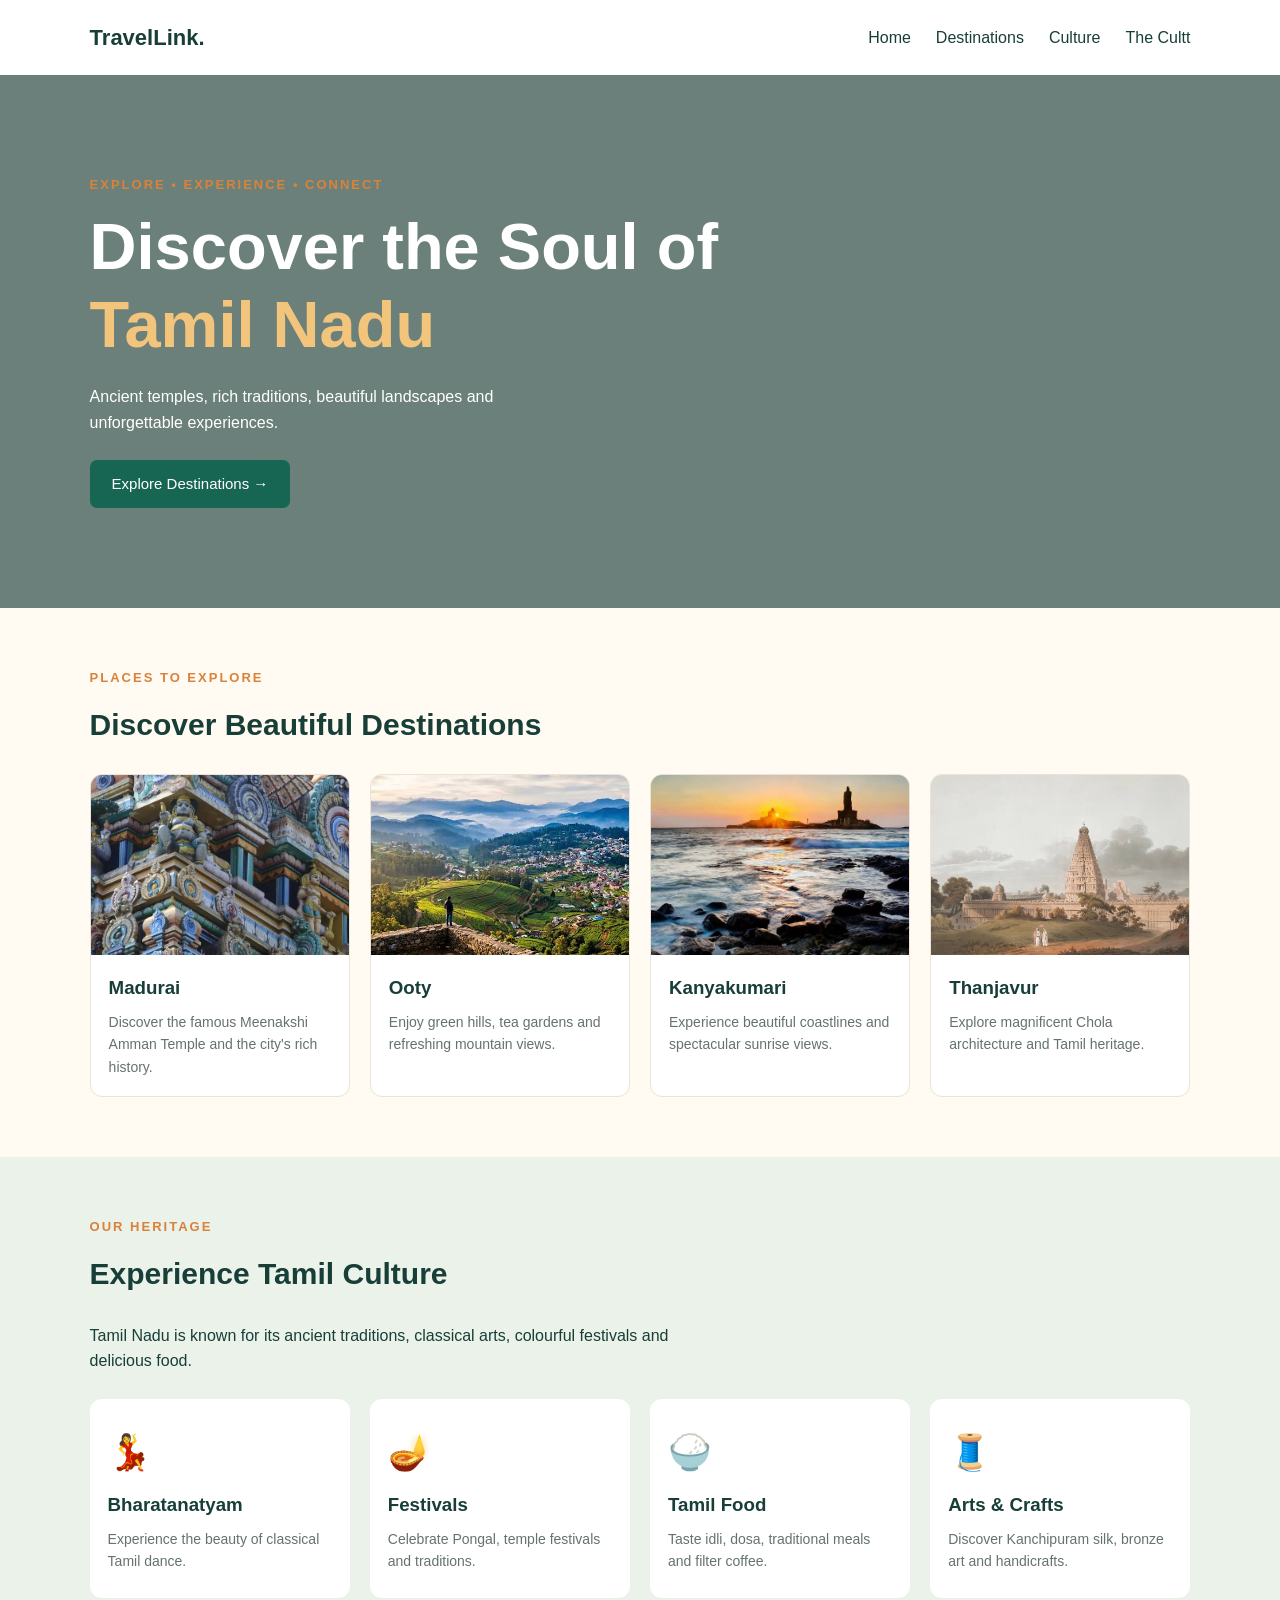
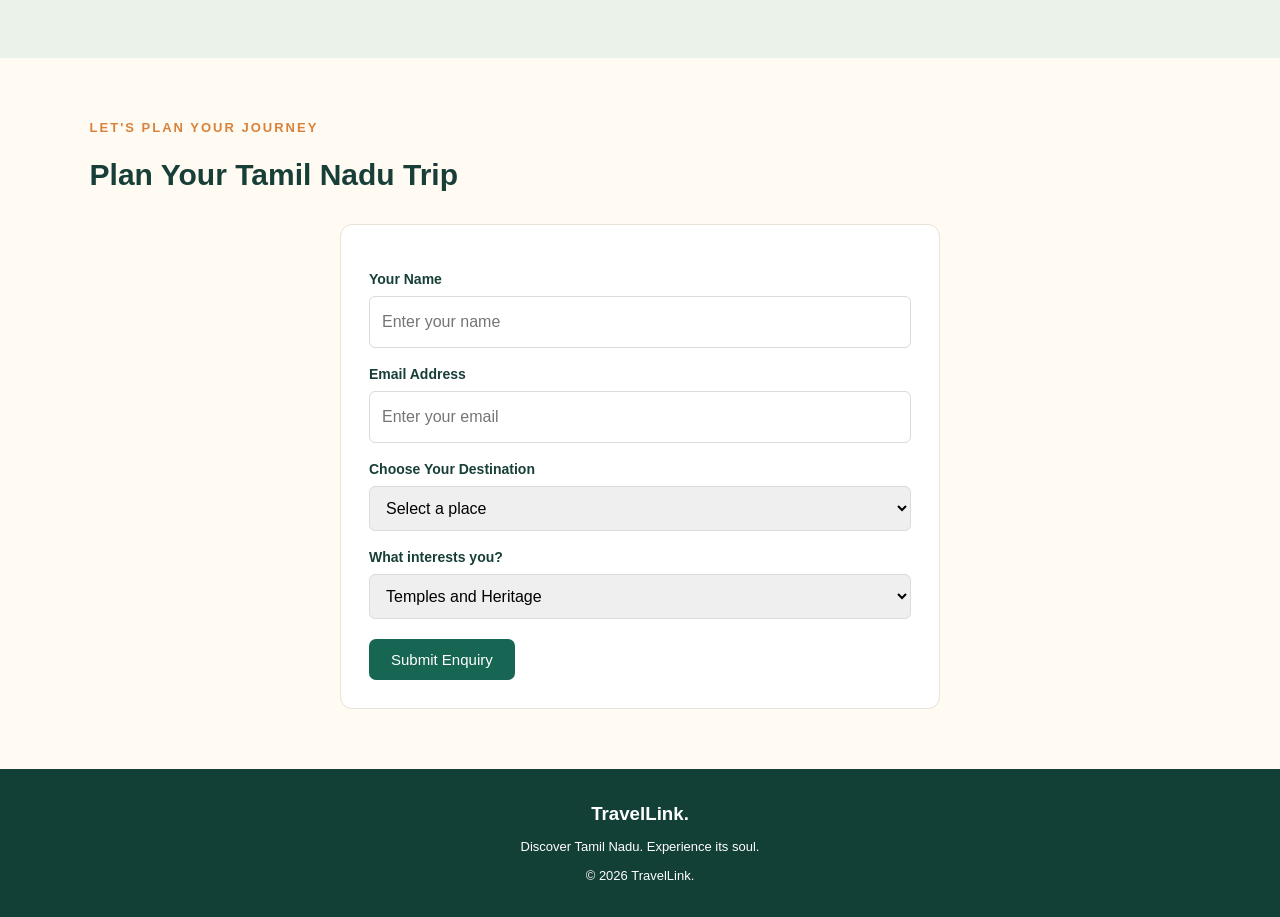
<file: index.html>
<!DOCTYPE html>
<html lang="en">
<head>
    <meta charset="UTF-8">
    <meta name="viewport" content="width=device-width, initial-scale=1.0">
    <title>TravelLink.</title>
    <link rel="stylesheet" href="style.css">
</head>
<body>

    <!-- Header -->
    <header class="header">
        <a href="#" class="logo">TravelLink.</a>

        <nav>
            <ul class="nav-links">
                <li><a href="#home">Home</a></li>
                <li><a href="#destinations">Destinations</a></li>
                <li><a href="#culture">Culture</a></li>
                <li><a href="#contact">The Cultt</a></li>
            </ul>
        </nav>
    </header>

    <main>
        <!-- Hero Section -->
        <section class="hero" id="home">
            <p class="tagline">EXPLORE • EXPERIENCE • CONNECT</p>

            <h1>Discover the Soul of<br>
                <span>Tamil Nadu</span>
            </h1>

            <p>
                Ancient temples, rich traditions, beautiful landscapes
                and unforgettable experiences.
            </p>

            <a href="#destinations" class="button">Explore Destinations →</a>
        </section>

        <!-- Destinations -->
        <section class="section" id="destinations">
            <p class="tagline">PLACES TO EXPLORE</p>
            <h2>Discover Beautiful Destinations</h2>

            <div class="card-grid">

                <article class="card">
                    <img
                        src="meenakshi.jpg"
                        alt="Historic temple architecture">
                    <div class="card-content">
                        <h3>Madurai</h3>
                        <p>Discover the famous Meenakshi Amman Temple
                           and the city's rich history.</p>
                    </div>
                </article>

                <article class="card">
                    <img
                        src="ooty.jpg"
                        alt="Mountain landscape">
                    <div class="card-content">
                        <h3>Ooty</h3>
                        <p>Enjoy green hills, tea gardens and
                           refreshing mountain views.</p>
                    </div>
                </article>

                <article class="card">
                    <img
                        src="kanya.jpg"
                        alt="Blue sea and coastline">
                    <div class="card-content">
                        <h3>Kanyakumari</h3>
                        <p>Experience beautiful coastlines and
                           spectacular sunrise views.</p>
                    </div>
                </article>

                <article class="card">
                    <img
                        src="thanjavurt.jpg"
                        alt="Traditional Indian temple">
                    <div class="card-content">
                        <h3>Thanjavur</h3>
                        <p>Explore magnificent Chola architecture
                           and Tamil heritage.</p>
                    </div>
                </article>

            </div>
        </section>

        <!-- Tamil Culture -->
        <section class="culture section" id="culture">
            <p class="tagline">OUR HERITAGE</p>
            <h2>Experience Tamil Culture</h2>

            <p class="intro">
                Tamil Nadu is known for its ancient traditions,
                classical arts, colourful festivals and delicious food.
            </p>

            <div class="culture-grid">
                <article class="culture-card">
                    <div class="culture-icon">💃</div>
                    <h3>Bharatanatyam</h3>
                    <p>Experience the beauty of classical Tamil dance.</p>
                </article>

                <article class="culture-card">
                    <div class="culture-icon">🪔</div>
                    <h3>Festivals</h3>
                    <p>Celebrate Pongal, temple festivals and traditions.</p>
                </article>

                <article class="culture-card">
                    <div class="culture-icon">🍚</div>
                    <h3>Tamil Food</h3>
                    <p>Taste idli, dosa, traditional meals and filter coffee.</p>
                </article>

                <article class="culture-card">
                    <div class="culture-icon">🧵</div>
                    <h3>Arts & Crafts</h3>
                    <p>Discover Kanchipuram silk, bronze art and handicrafts.</p>
                </article>
            </div>
        </section>

        <!-- Travel Enquiry Form -->
        <section class="section" id="contact">
            <p class="tagline">LET'S PLAN YOUR JOURNEY</p>
            <h2>Plan Your Tamil Nadu Trip</h2>

            <form class="travel-form" action="#" method="get">

                <label for="name">Your Name</label>
                <input type="text" id="name" name="name"
                       placeholder="Enter your name" required>

                <label for="email">Email Address</label>
                <input type="email" id="email" name="email"
                       placeholder="Enter your email" required>

                <label for="place">Choose Your Destination</label>
                <select id="place" name="destination" required>
                    <option value="">Select a place</option>
                    <option>Madurai</option>
                    <option>Ooty</option>
                    <option>Kanyakumari</option>
                    <option>Thanjavur</option>
                    <option>Chennai</option>
                    <option>Rameswaram</option>
                </select>

                <label for="interest">What interests you?</label>
                <select id="interest" name="interest">
                    <option>Temples and Heritage</option>
                    <option>Nature and Mountains</option>
                    <option>Food and Culture</option>
                    <option>Beaches</option>
                </select>
                <button type="submit" class="button">Submit Enquiry</button>

            </form>
        </section>
    </main>

    <!-- Footer -->
    <footer class="footer">
        <h3>TravelLink.</h3>
        <p>Discover Tamil Nadu. Experience its soul.</p>
        <p>© 2026 TravelLink.</p>
    </footer>

</body>
</html>
</file>
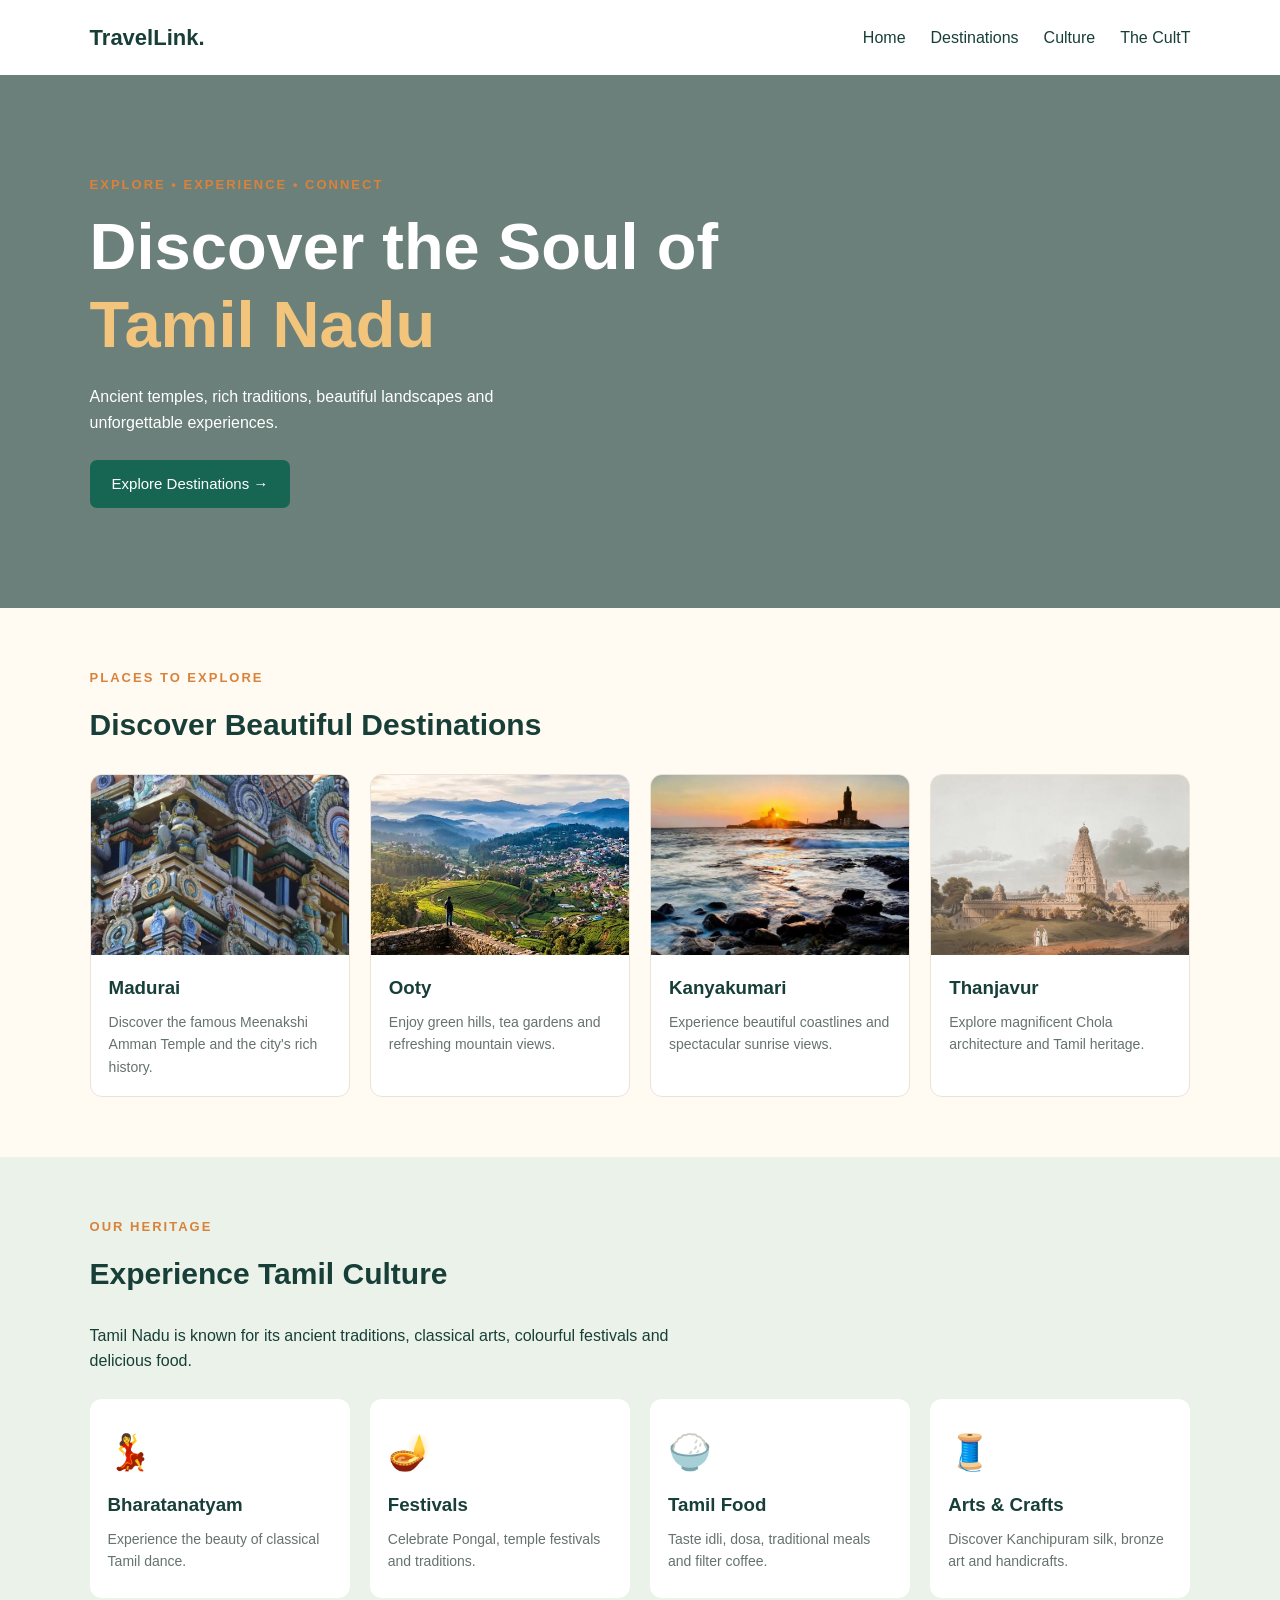
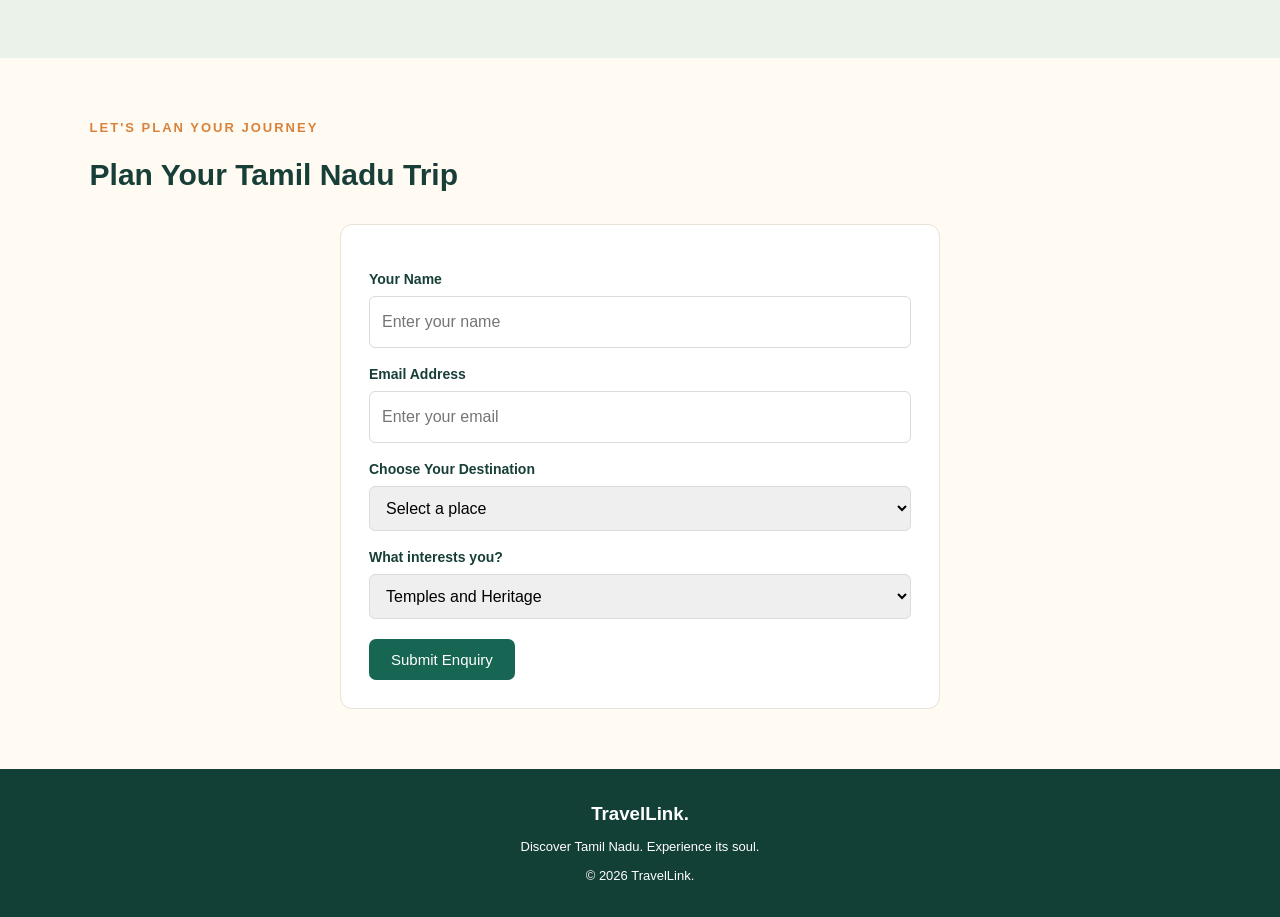
<file: travel.html>
<!DOCTYPE html>
<html lang="en">
<head>
    <meta charset="UTF-8">
    <meta name="viewport" content="width=device-width, initial-scale=1.0">
    <title>TravelLink.</title>
    <link rel="stylesheet" href="style.css">
</head>
<body>

    <!-- Header -->
    <header class="header">
        <a href="#" class="logo">TravelLink.</a>

        <nav>
            <ul class="nav-links">
                <li><a href="#home">Home</a></li>
                <li><a href="#destinations">Destinations</a></li>
                <li><a href="#culture">Culture</a></li>
                <li><a href="#contact">The CultT</a></li>
            </ul>
        </nav>
    </header>

    <main>
        <!-- Hero Section -->
        <section class="hero" id="home">
            <p class="tagline">EXPLORE • EXPERIENCE • CONNECT</p>

            <h1>Discover the Soul of<br>
                <span>Tamil Nadu</span>
            </h1>

            <p>
                Ancient temples, rich traditions, beautiful landscapes
                and unforgettable experiences.
            </p>

            <a href="#destinations" class="button">Explore Destinations →</a>
        </section>

        <!-- Destinations -->
        <section class="section" id="destinations">
            <p class="tagline">PLACES TO EXPLORE</p>
            <h2>Discover Beautiful Destinations</h2>

            <div class="card-grid">

                <article class="card">
                    <img
                        src="meenakshi.jpg"
                        alt="Historic temple architecture">
                    <div class="card-content">
                        <h3>Madurai</h3>
                        <p>Discover the famous Meenakshi Amman Temple
                           and the city's rich history.</p>
                    </div>
                </article>

                <article class="card">
                    <img
                        src="ooty.jpg"
                        alt="Mountain landscape">
                    <div class="card-content">
                        <h3>Ooty</h3>
                        <p>Enjoy green hills, tea gardens and
                           refreshing mountain views.</p>
                    </div>
                </article>

                <article class="card">
                    <img
                        src="kanya.jpg"
                        alt="Blue sea and coastline">
                    <div class="card-content">
                        <h3>Kanyakumari</h3>
                        <p>Experience beautiful coastlines and
                           spectacular sunrise views.</p>
                    </div>
                </article>

                <article class="card">
                    <img
                        src="thanjavurt.jpg"
                        alt="Traditional Indian temple">
                    <div class="card-content">
                        <h3>Thanjavur</h3>
                        <p>Explore magnificent Chola architecture
                           and Tamil heritage.</p>
                    </div>
                </article>

            </div>
        </section>

        <!-- Tamil Culture -->
        <section class="culture section" id="culture">
            <p class="tagline">OUR HERITAGE</p>
            <h2>Experience Tamil Culture</h2>

            <p class="intro">
                Tamil Nadu is known for its ancient traditions,
                classical arts, colourful festivals and delicious food.
            </p>

            <div class="culture-grid">
                <article class="culture-card">
                    <div class="culture-icon">💃</div>
                    <h3>Bharatanatyam</h3>
                    <p>Experience the beauty of classical Tamil dance.</p>
                </article>

                <article class="culture-card">
                    <div class="culture-icon">🪔</div>
                    <h3>Festivals</h3>
                    <p>Celebrate Pongal, temple festivals and traditions.</p>
                </article>

                <article class="culture-card">
                    <div class="culture-icon">🍚</div>
                    <h3>Tamil Food</h3>
                    <p>Taste idli, dosa, traditional meals and filter coffee.</p>
                </article>

                <article class="culture-card">
                    <div class="culture-icon">🧵</div>
                    <h3>Arts & Crafts</h3>
                    <p>Discover Kanchipuram silk, bronze art and handicrafts.</p>
                </article>
            </div>
        </section>

        <!-- Travel Enquiry Form -->
        <section class="section" id="contact">
            <p class="tagline">LET'S PLAN YOUR JOURNEY</p>
            <h2>Plan Your Tamil Nadu Trip</h2>

            <form class="travel-form" action="#" method="get">

                <label for="name">Your Name</label>
                <input type="text" id="name" name="name"
                       placeholder="Enter your name" required>

                <label for="email">Email Address</label>
                <input type="email" id="email" name="email"
                       placeholder="Enter your email" required>

                <label for="place">Choose Your Destination</label>
                <select id="place" name="destination" required>
                    <option value="">Select a place</option>
                    <option>Madurai</option>
                    <option>Ooty</option>
                    <option>Kanyakumari</option>
                    <option>Thanjavur</option>
                    <option>Chennai</option>
                    <option>Rameswaram</option>
                </select>

                <label for="interest">What interests you?</label>
                <select id="interest" name="interest">
                    <option>Temples and Heritage</option>
                    <option>Nature and Mountains</option>
                    <option>Food and Culture</option>
                    <option>Beaches</option>
                </select>
                <button type="submit" class="button">Submit Enquiry</button>

            </form>
        </section>
    </main>

    <!-- Footer -->
    <footer class="footer">
        <h3>TravelLink.</h3>
        <p>Discover Tamil Nadu. Experience its soul.</p>
        <p>© 2026 TravelLink.</p>
    </footer>

</body>
</html>
</file>
<file: style.css>
/* Basic settings */
* {
    margin: 0;
    padding: 0;
    box-sizing: border-box;
}

html {
    scroll-behavior: smooth;
}

body {
    font-family: Arial, sans-serif;
    background-color: #fffaf2;
    color: #173f38;
    line-height: 1.6;
}

a {
    text-decoration: none;
    color: inherit;
}

/* Header */
.header {
    display: flex;
    justify-content: space-between;
    align-items: center;
    padding: 20px 7%;
    background-color: white;
    gap: 20px;
}

.logo {
    font-size: 22px;
    font-weight: bold;
}

.nav-links {
    display: flex;
    list-style: none;
    gap: 25px;
}

.nav-links a:hover {
    color: #d9823b;
}

/* Hero */
.hero {
    padding: 100px 7%;
    color: white;
    background:
        linear-gradient(#092f2a99, #092f2a99),
        url("https://images.unsplash.com/photo-1600100397608-f0102f8c5d6b?auto=format&fit=crop&w=1600&q=80");
    background-size: cover;
    background-position: center;
}

.tagline {
    color: #d9823b;
    font-size: 13px;
    font-weight: bold;
    letter-spacing: 2px;
    margin-bottom: 12px;
}

.hero h1 {
    font-size: clamp(38px, 6vw, 65px);
    line-height: 1.2;
    margin-bottom: 20px;
}

.hero h1 span {
    color: #f3c47b;
}

.hero p:not(.tagline) {
    max-width: 500px;
    margin-bottom: 25px;
}

.button {
    display: inline-block;
    background-color: #176653;
    color: white;
    border: none;
    border-radius: 7px;
    padding: 12px 22px;
    font-size: 15px;
    cursor: pointer;
}

.button:hover {
    background-color: #d9823b;
}

/* General sections */
.section {
    padding: 60px 7%;
}

.section h2 {
    font-size: 30px;
    margin-bottom: 25px;
}

.card-grid {
    display: grid;
    grid-template-columns: repeat(4, 1fr);
    gap: 20px;
}

/* Destination cards */
.card {
    background-color: white;
    border-radius: 12px;
    overflow: hidden;
    border: 1px solid #e9e3d8;
    transition: transform 0.3s;
}

.card:hover {
    transform: translateY(-5px);
}

.card img {
    width: 100%;
    height: 180px;
    object-fit: cover;
    display: block;
}

.card-content {
    padding: 18px;
}

.card h3 {
    margin-bottom: 8px;
}

.card p {
    font-size: 14px;
    color: #65736c;
}

/* Culture section */
.culture {
    background-color: #eaf2e9;
}

.intro {
    max-width: 600px;
    margin-bottom: 25px;
}

.culture-grid {
    display: grid;
    grid-template-columns: repeat(4, 1fr);
    gap: 20px;
}

.culture-card {
    padding: 25px 18px;
    background-color: white;
    border-radius: 12px;
}

.culture-icon {
    font-size: 35px;
    margin-bottom: 10px;
}

.culture-card h3 {
    margin-bottom: 8px;
}

.culture-card p {
    font-size: 14px;
    color: #65736c;
}

/* Travel enquiry form */
.travel-form {
    max-width: 600px;
    margin: auto;
    padding: 28px;
    background-color: white;
    border: 1px solid #e9e3d8;
    border-radius: 12px;
}

.travel-form label {
    display: block;
    margin: 15px 0 6px;
    font-weight: bold;
    font-size: 14px;
}

.travel-form input,
.travel-form select,
.travel-form textarea {
    width: 100%;
    padding: 12px;
    border: 1px solid #d6ded7;
    border-radius: 6px;
    font: inherit;
}

.travel-form textarea {
    height: 100px;
    resize: vertical;
}

.travel-form button {
    margin-top: 20px;
}

/* Footer */
.footer {
    background-color: #123f36;
    color: white;
    text-align: center;
    padding: 30px 7%;
}

.footer p {
    font-size: 13px;
    margin-top: 8px;
}

/* Tablet */
@media (max-width: 900px) {
    .card-grid,
    .culture-grid {
        grid-template-columns: repeat(2, 1fr);
    }

    .header {
        flex-direction: column;
    }
}

/* Mobile */
@media (max-width: 600px) {
    .nav-links {
        gap: 12px;
        flex-wrap: wrap;
        justify-content: center;
        font-size: 13px;
    }

    .hero {
        padding: 65px 6%;
    }

    .section {
        padding: 40px 6%;
    }

    .section h2 {
        font-size: 25px;
    }

    .card-grid,
    .culture-grid {
        grid-template-columns: 1fr;
    }

    .card img {
        height: 220px;
    }

    .travel-form {
        padding: 20px;
    }
}
</file>
